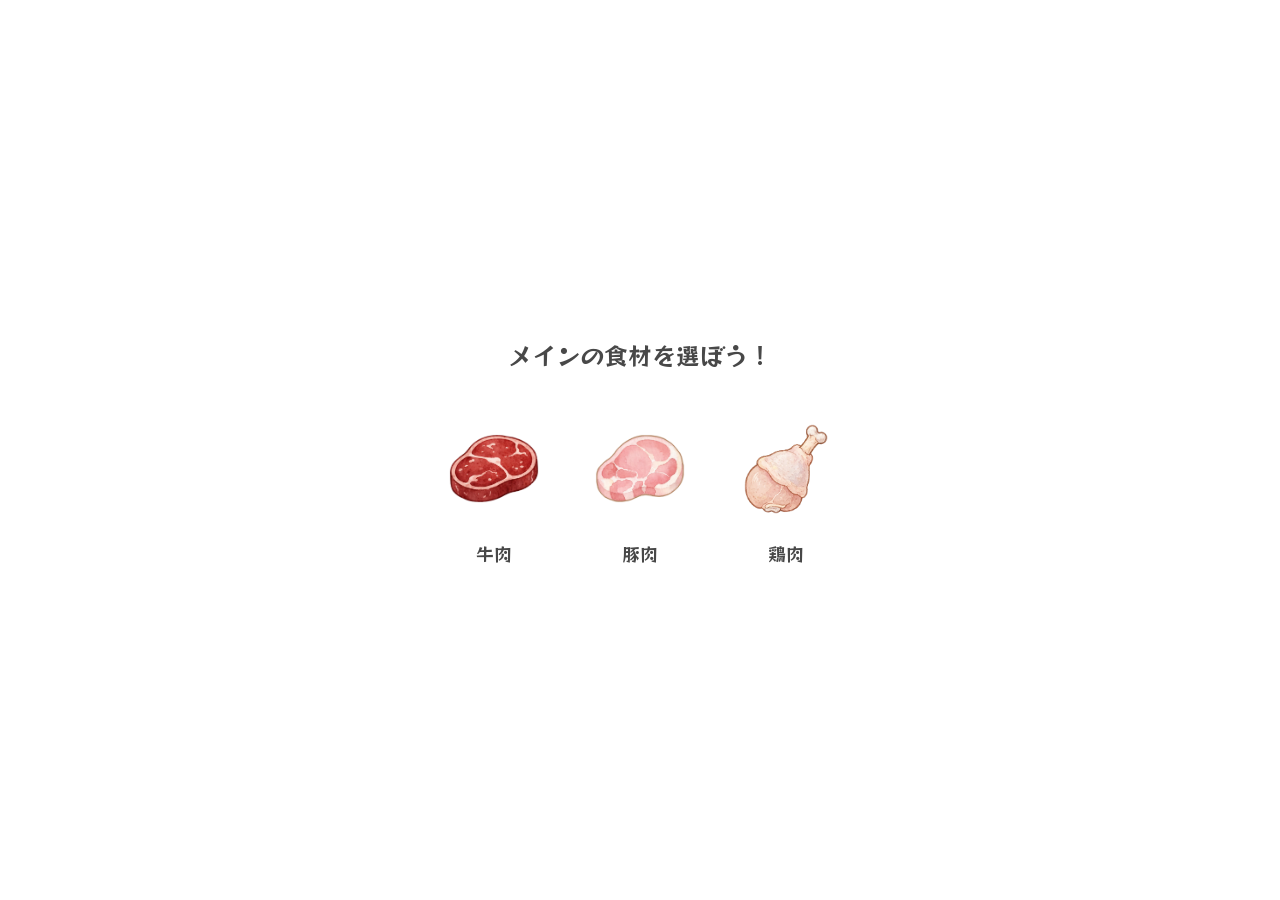
<file: index.html>
<!DOCTYPE html>
<html lang="ja">

<head>
    <meta charset="UTF-8">
    <meta name="viewport" content="width=device-width, initial-scale=1.0">
    <title>今日のばんごはん</title>
    <link rel="preconnect" href="https://fonts.googleapis.com">
    <link rel="preconnect" href="https://fonts.gstatic.com" crossorigin>
    <link href="https://fonts.googleapis.com/css2?family=RocknRoll+One&display=swap" rel="stylesheet">
    <link rel="stylesheet" href="css/dinner.css">
</head>

<body>
    <!-- 背景 -->
    <video class="bg-video" autoplay muted loop playsinline>
        <source src="img/stir-fry-pork-cabbage.mp4" type="video/mp4">
    </video>
    <main class="app">
        <form>
            <!-- 画面1：メイン食材を選ぶ -->
            <section id="step-main" class="screen is-active" aria-labelledby="main-title">
                <fieldset class="card-grid">
                    <legend id="main-title">メインの食材を選ぼう！</legend>
                    <div class="card-list">
                        <label class="food-card">
                            <input type="radio" name="main" value="beef">
                            <div class="food-card__content">
                                <span class="food-card__image img-wrapper">
                                    <img src="img/beef.png" alt="牛肉のイラスト">
                                </span>
                                <span class="food-card__name">牛肉</span>
                            </div>
                        </label>
                        <label class="food-card">
                            <input type="radio" name="main" value="pork">
                            <div class="food-card__content">
                                <span class="food-card__image img-wrapper">
                                    <img src="img/pork.png" alt="豚肉のイラスト">
                                </span>
                                <span class="food-card__name">豚肉</span>
                            </div>
                        </label>
                        <label class="food-card">
                            <input type="radio" name="main" value="chicken">
                            <div class="food-card__content">
                                <span class="food-card__image img-wrapper">
                                    <img src="img/chicken.png" alt="鶏肉のイラスト">
                                </span>
                                <span class="food-card__name">鶏肉</span>
                            </div>
                        </label>
                    </div>
                </fieldset>
            </section>

            <!-- 画面2：組み合わせる食材を選ぶ -->
            <section id="step-sub" class="screen" aria-labelledby="sub-title">
                <fieldset class="card-grid">
                    <legend id="sub-title">何を組み合わせる？</legend>
                    <div class="card-list">
                        <label class="food-card">
                            <input type="radio" name="sub" value="daikon">
                            <div class="food-card__content">
                                <span class="food-card__image img-wrapper">
                                    <img src="img/daikon.png" alt="大根のイラスト">
                                </span>
                                <span class="food-card__name">大根</span>
                            </div>
                        </label>
                        <label class="food-card">
                            <input type="radio" name="sub" value="potato">
                            <div class="food-card__content">
                                <span class="food-card__image img-wrapper">
                                    <img src="img/potato.png" alt="じゃがいものイラスト">
                                </span>
                                <span class="food-card__name">じゃがいも</span>
                            </div>
                        </label>
                        <label class="food-card">
                            <input type="radio" name="sub" value="broccoli">
                            <div class="food-card__content">
                                <span class="food-card__image img-wrapper">
                                    <img src="img/broccoli.png" alt="ブロッコリーのイラスト">
                                </span>
                                <span class="food-card__name">ブロッコリー</span>
                            </div>
                        </label>
                        <label class="food-card">
                            <input type="radio" name="sub" value="cabbage">
                            <div class="food-card__content">
                                <span class="food-card__image img-wrapper">
                                    <img src="img/cabbage.png" alt="キャベツのイラスト">
                                </span>
                                <span class="food-card__name">キャベツ</span>
                            </div>
                        </label>
                        <label class="food-card">
                            <input type="radio" name="sub" value="mushroom">
                            <div class="food-card__content">
                                <span class="food-card__image img-wrapper">
                                    <img src="img/mushroom.png" alt="きのこのイラスト">
                                </span>
                                <span class="food-card__name">きのこ</span>
                            </div>
                        </label>
                        <label class="food-card">
                            <input type="radio" name="sub" value="cheese">
                            <div class="food-card__content">
                                <span class="food-card__image img-wrapper">
                                    <img src="img/cheese.png" alt="チーズのイラスト">
                                </span>
                                <span class="food-card__name">チーズ</span>
                            </div>
                        </label>
                    </div>
                </fieldset>
            </section>
        </form>
        <!-- 画面3：レシピ動画を表示 -->
        <section id="step-result" class="screen" aria-live="polite">
            <div id="result"></div>
            <div class="result-actions">
                <button id="another-recipe" class="btneffect" type="button">他のレシピを見る</button>
                <button id="choose-again" class="btneffect" type="button">選び直す</button>
            </div>
        </section>
    </main>

    <script src="https://ajax.googleapis.com/ajax/libs/jquery/3.6.0/jquery.min.js"></script>
    <script src="js/dinner.js"></script>
</body>

</html>
</file>
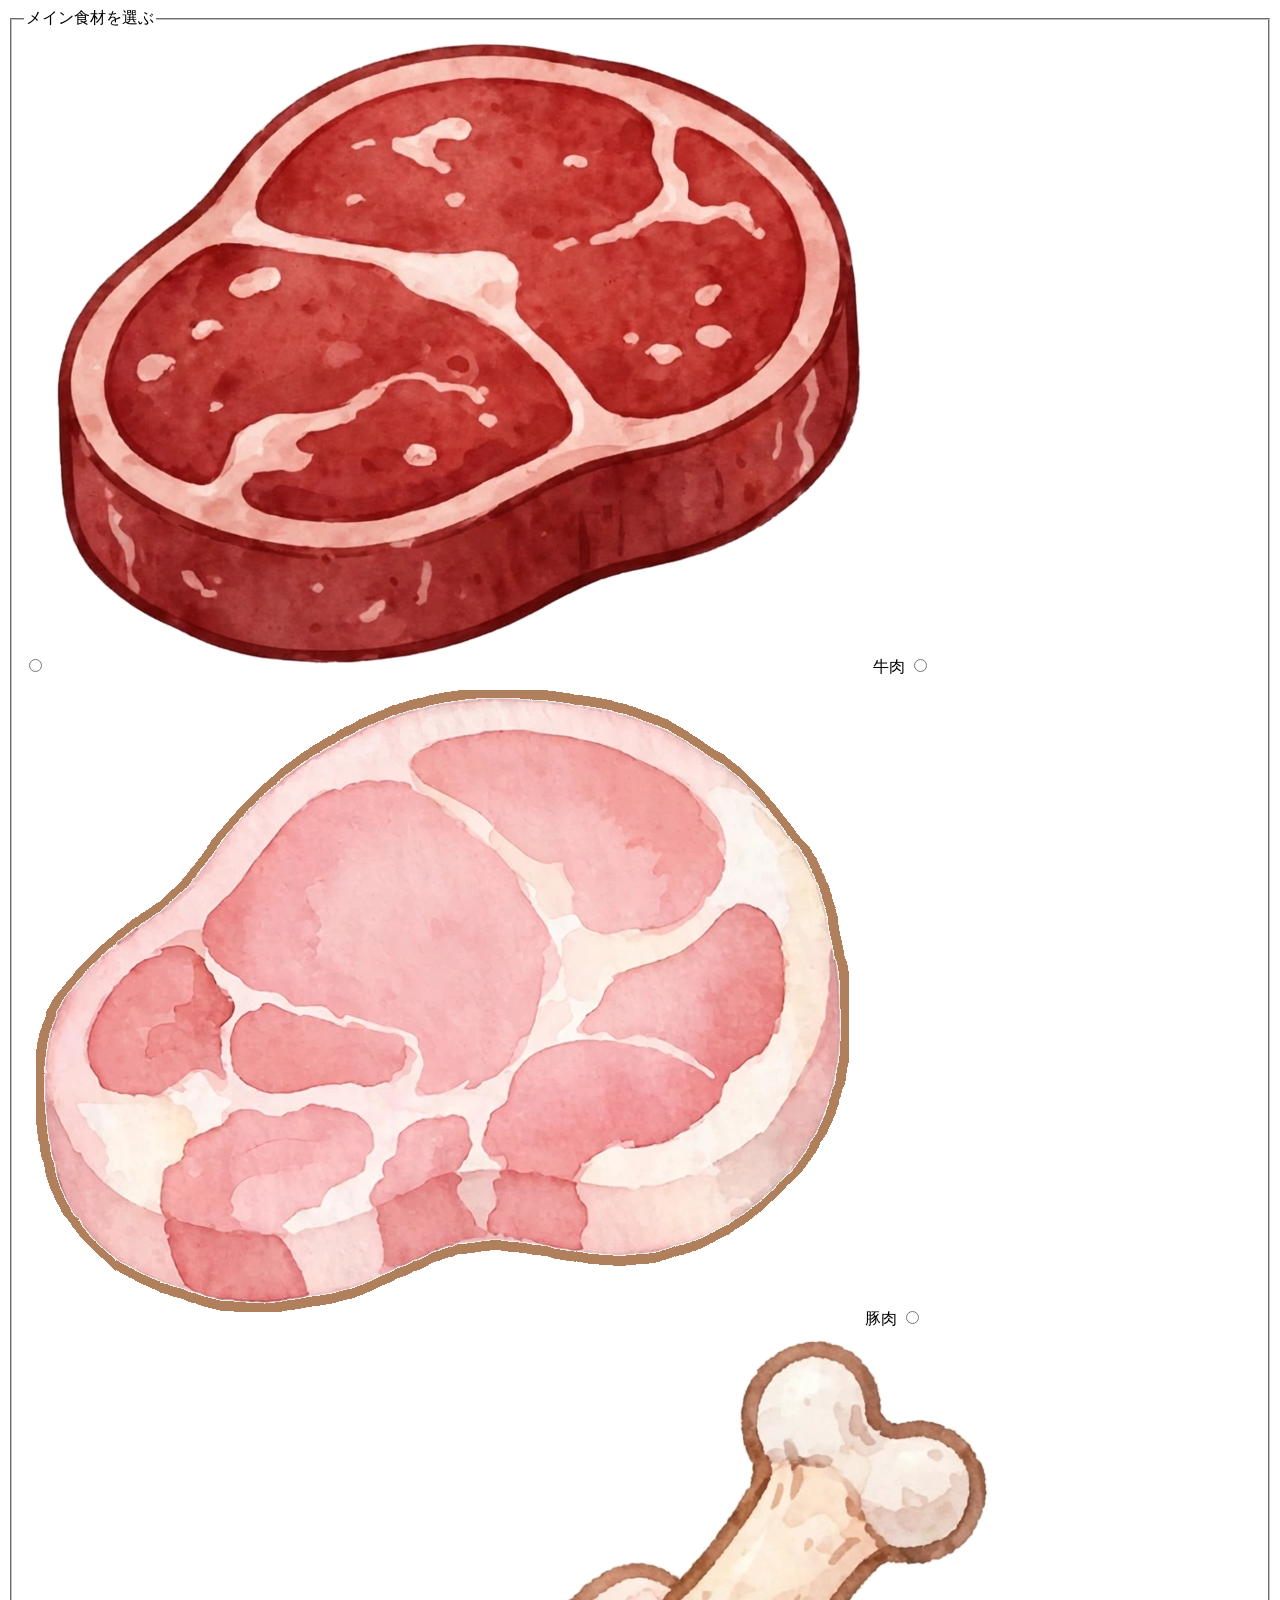
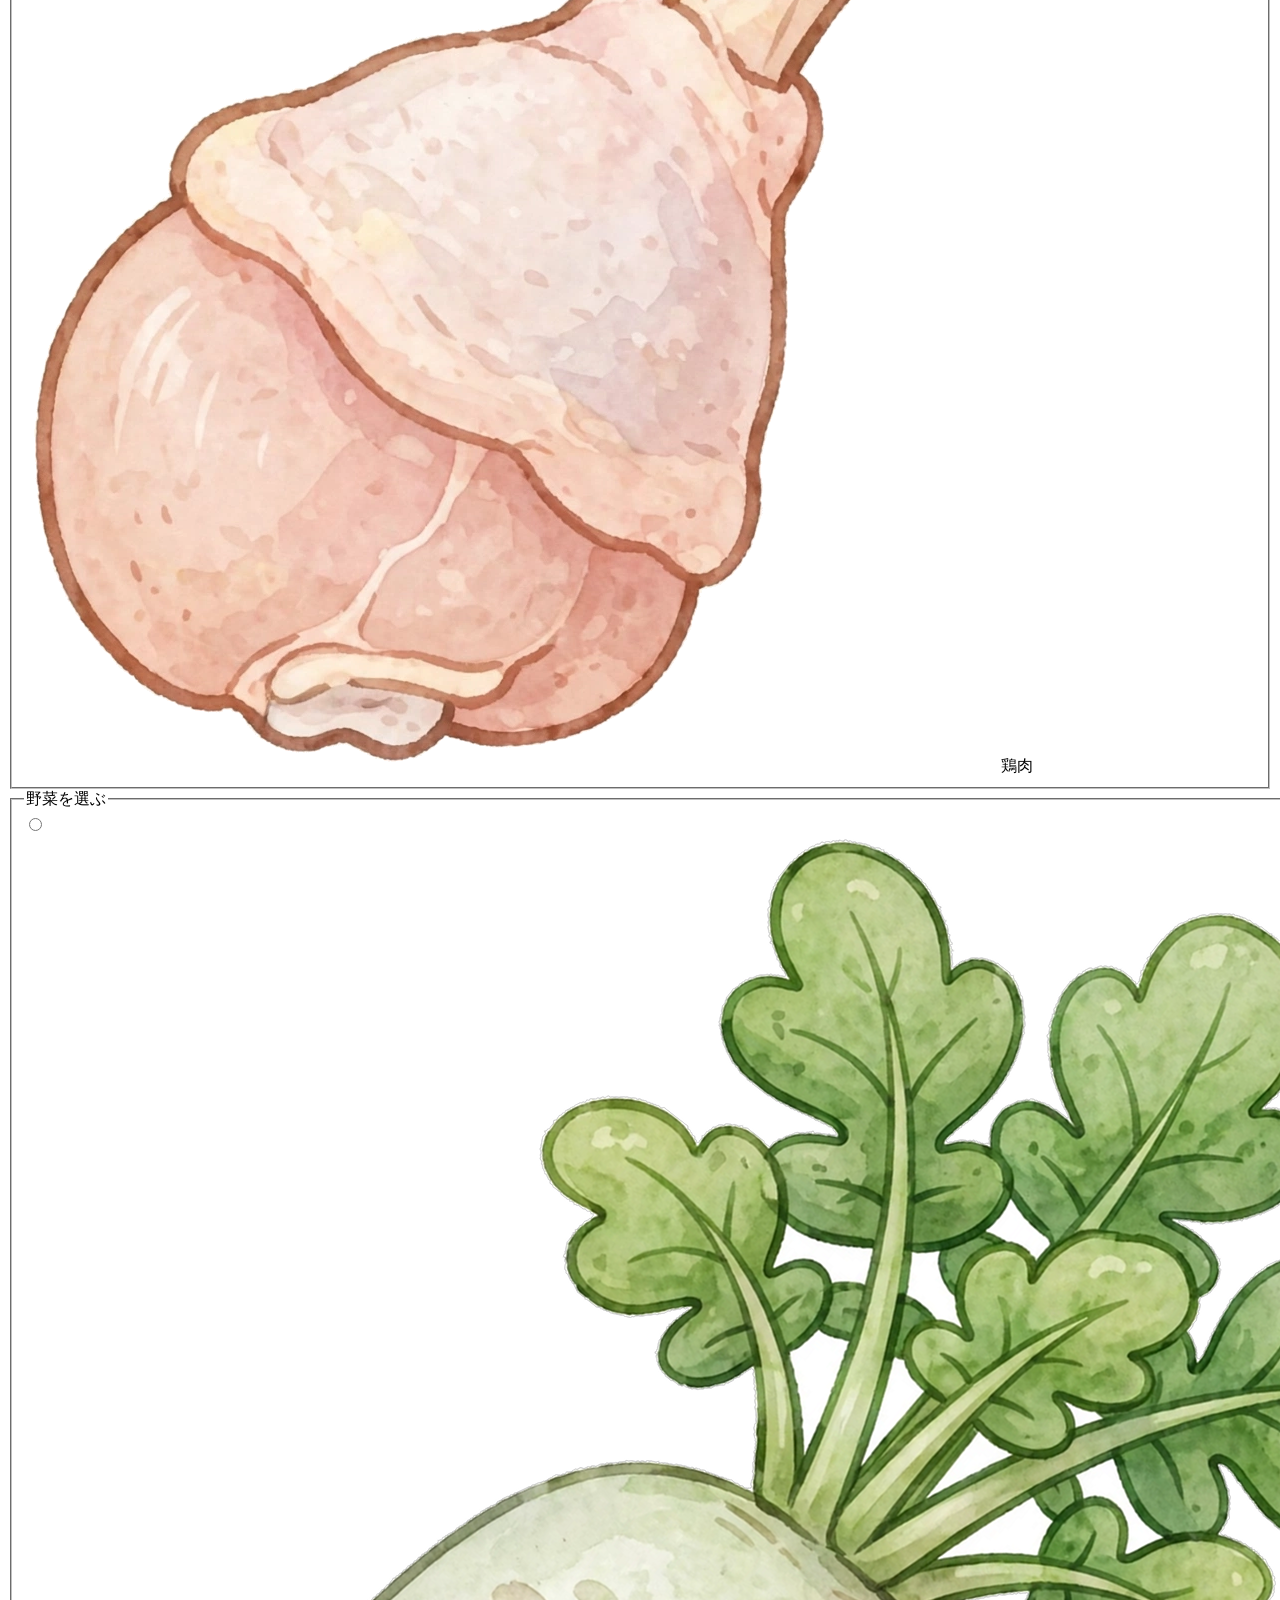
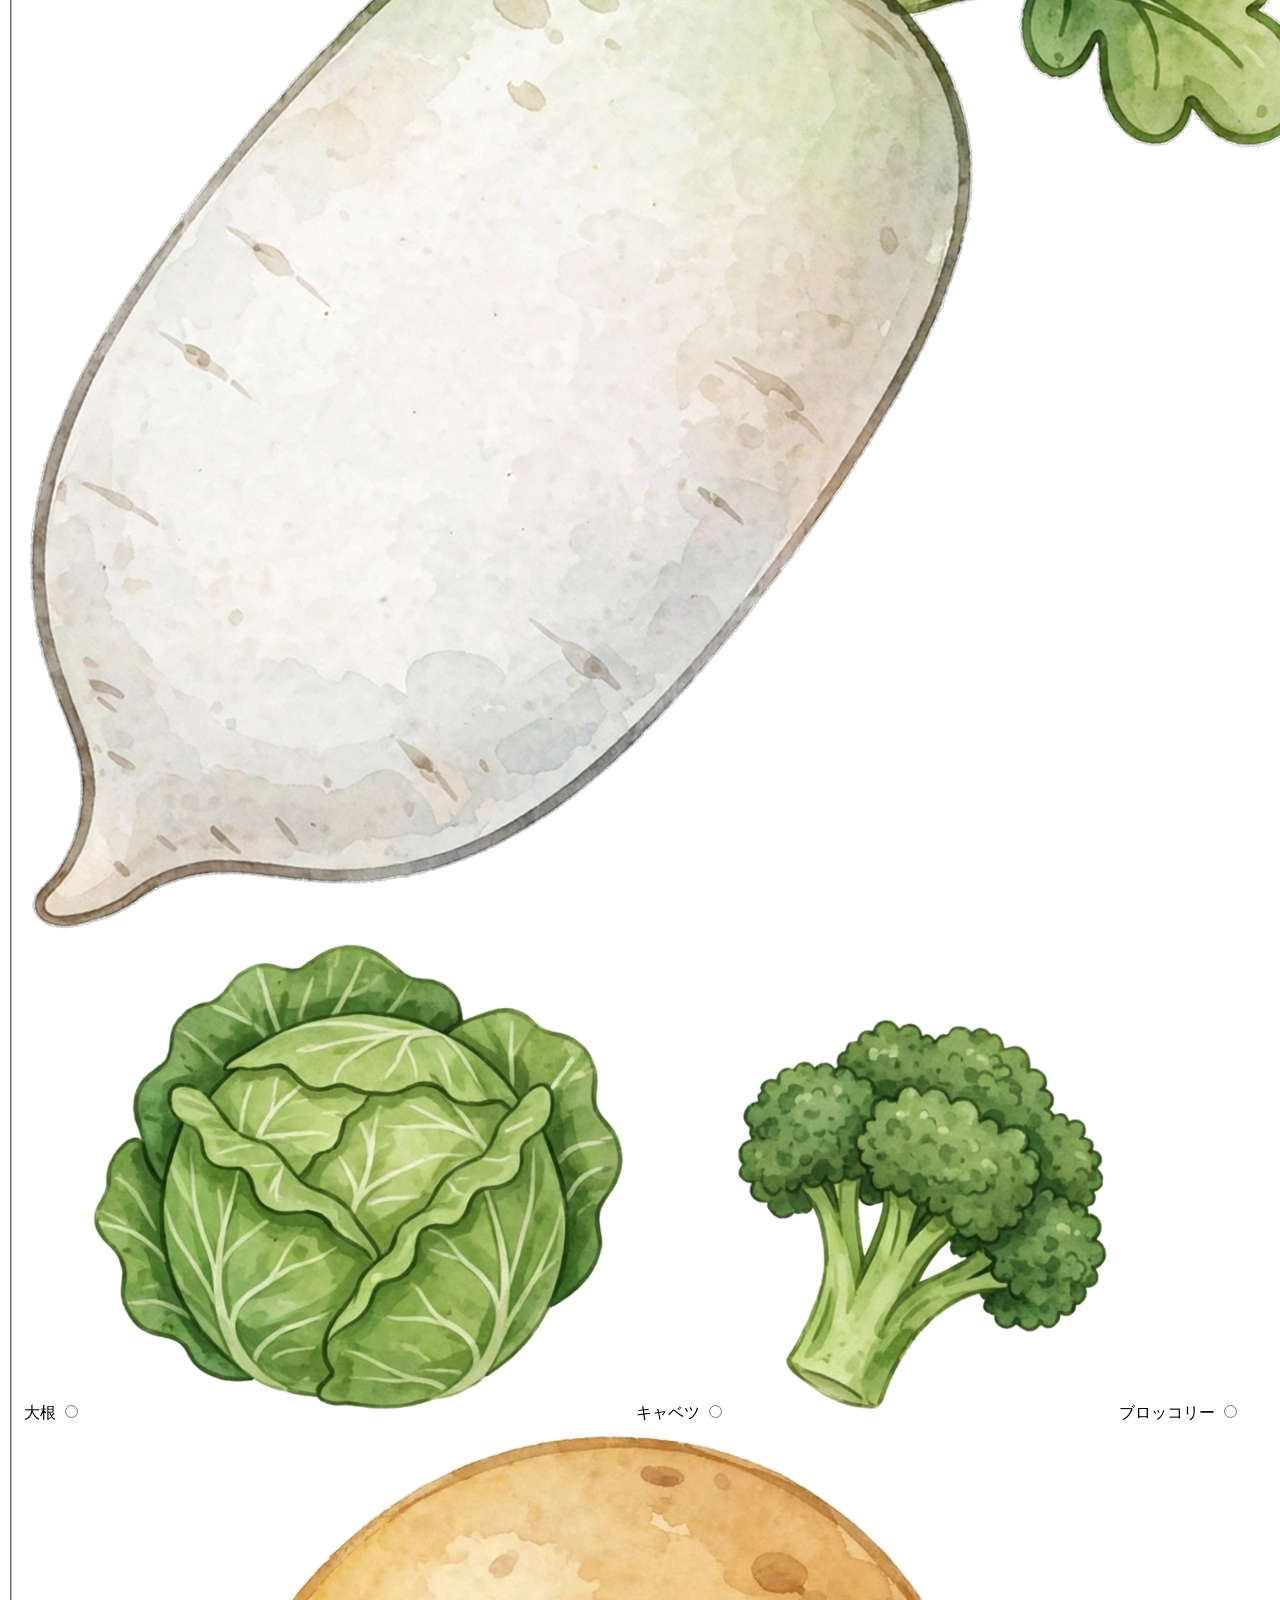
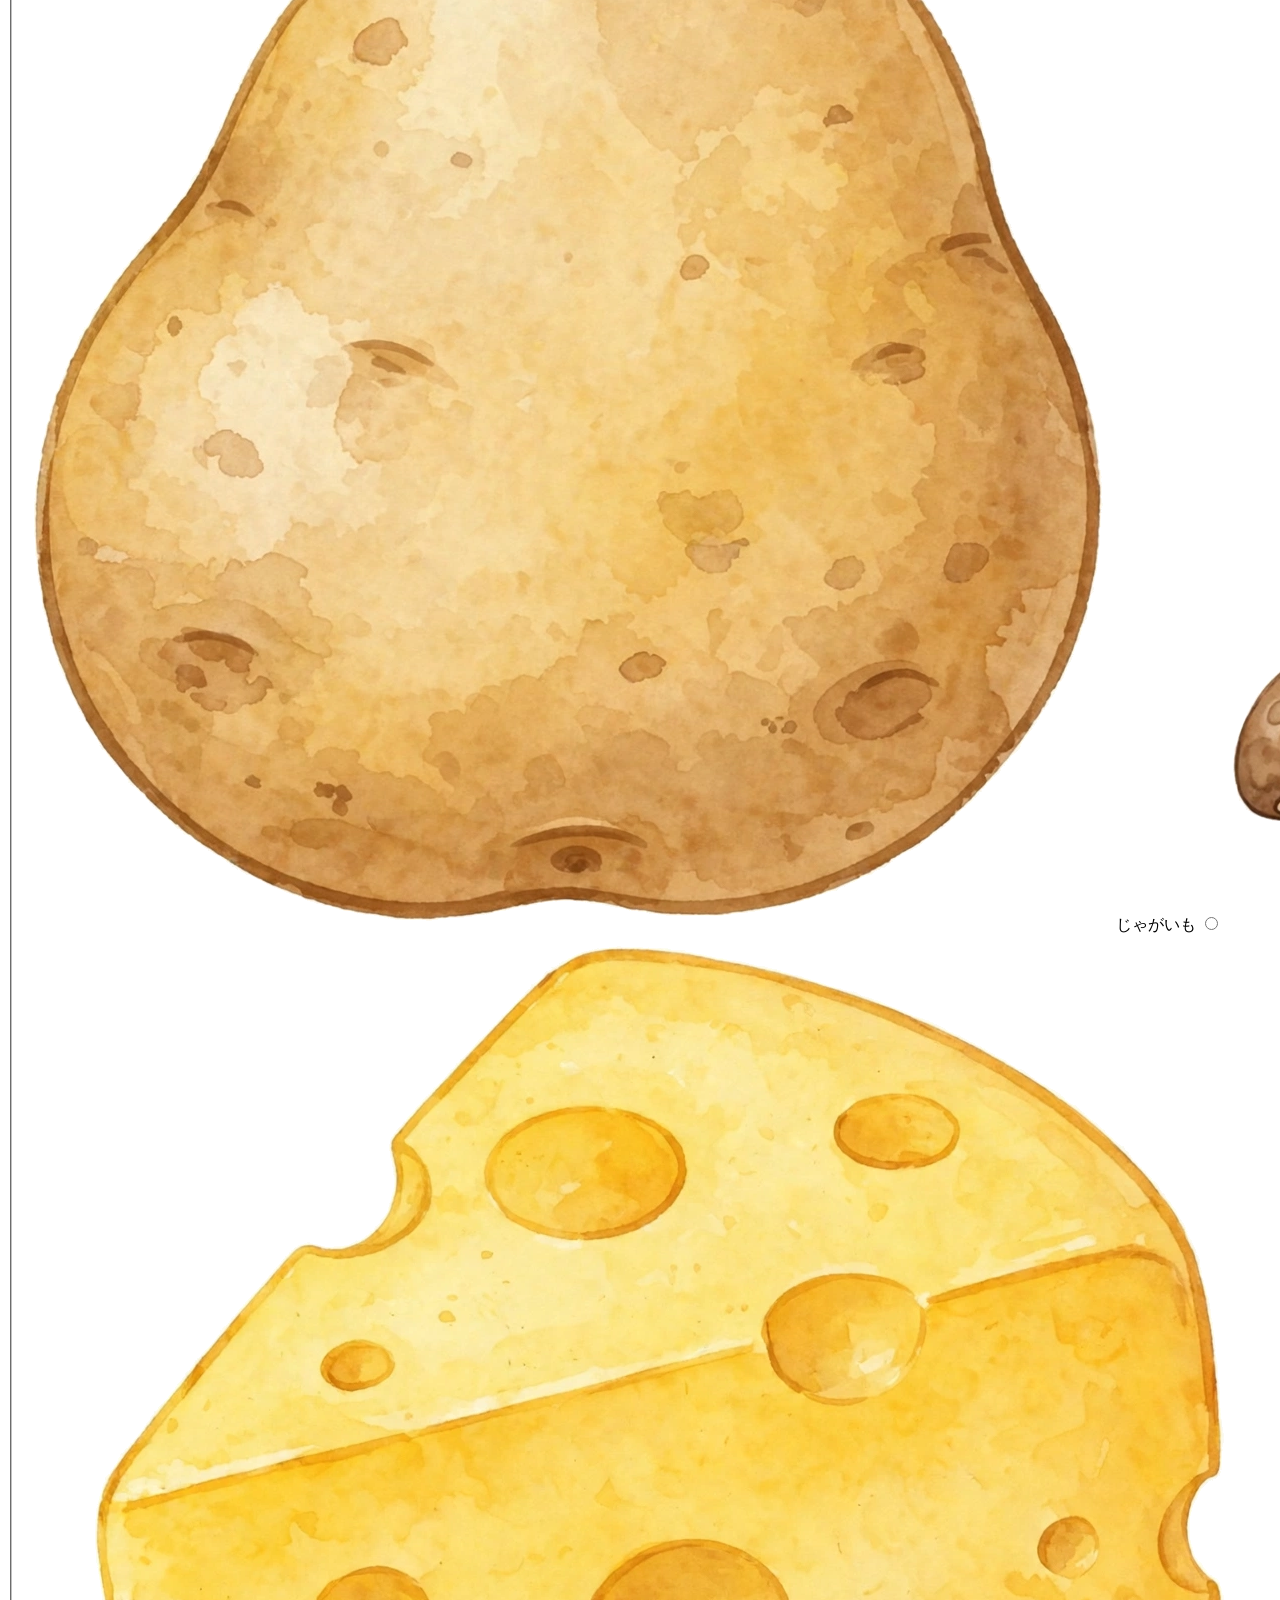
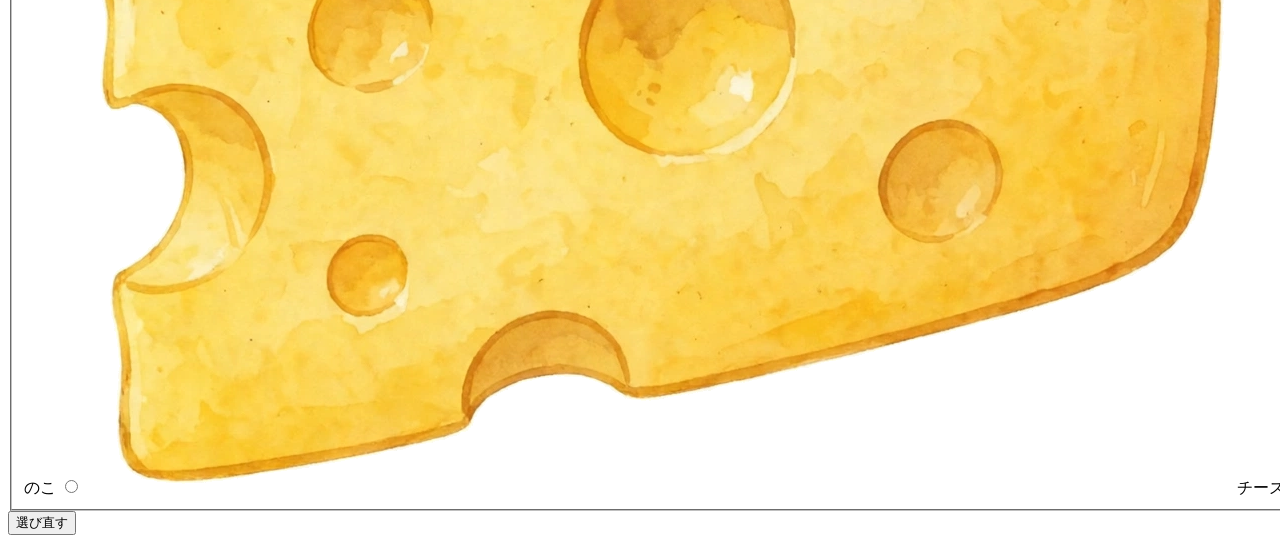
<file: archive.html>
<!DOCTYPE html>
<html lang="en">
<head>
    <meta charset="UTF-8">
    <meta name="viewport" content="width=device-width, initial-scale=1.0">
    <title>Document</title>
</head>
<body>

    <main class="app">
    <!-- 画面1：メインを選択 -->
        <form>
            <section id="step-main" class="screen is-active">
                <fieldset class="sozailist">
                    <legend>メイン食材を選ぶ</legend>
                    <label>
                        <input type="radio" name="main" value="beef">
                        <span class="img-wrapper">
                            <img src="img/beef.png" alt="牛肉のイラスト">
                        </span>
                        <span>牛肉</span>
                    </label>
                    <label>
                        <input type="radio" name="main" value="pork">
                        <span class="img-wrapper">
                            <img src="img/pork.png" alt="豚肉のイラスト">
                        </span>
                        <span>豚肉</span>
                    </label>
                    <label>
                        <input type="radio" name="main" value="chicken">
                        <span class="img-wrapper">
                            <img src="img/chicken.png" alt="鶏肉のイラスト">
                        </span>
                        <span>鶏肉</span>
                    </label>
                </fieldset>
            </section>

            <section id="step-sub" class="screen">
                <fieldset class="sozailist">
                    <legend>野菜を選ぶ</legend>
                    <label>
                        <input type="radio" name="sub" value="daikon">
                        <span class="img-wrapper">
                            <img src="img/daikon.png" alt="大根のイラスト">
                        </span>
                        <span>大根</span>
                    </label>
                    <label>
                        <input type="radio" name="sub" value="cabbage">
                        <span class="img-wrapper">
                            <img src="img/cabbage.png" alt="キャベツのイラスト">
                        </span>
                        <span>キャベツ</span>
                    </label>
                    <label>
                        <input type="radio" name="sub" value="broccoli">
                        <span class="img-wrapper">
                            <img src="img/broccoli.png" alt="ブロッコリーのイラスト">
                        </span>
                        <span>ブロッコリー</span>
                    </label>
                    <label>
                        <input type="radio" name="sub" value="potato">
                        <span class="img-wrapper">
                            <img src="img/potato.png" alt="じゃがいものイラスト">
                        </span>
                        <span>じゃがいも</span>
                    </label>
                    <label>
                        <input type="radio" name="sub" value="mushroom">
                        <span class="img-wrapper">
                            <img src="img/mushroom.png" alt="きのこのイラスト">
                        </span>
                        <span>きのこ</span>
                    </label>
                    <label>
                        <input type="radio" name="sub" value="cheese">
                        <span class="img-wrapper">
                            <img src="img/cheese.png" alt="チーズのイラスト">
                        </span>
                        <span>チーズ</span>
                    </label>
                </fieldset>
            </section>
        </form>
        <section id="step-result" class="screen">
            <!-- iframeはpにはないらないのでdivにする -->
            <div id="result"></div>
            <button id="again" type="button">選び直す</button>
        </section>
    </main>
    
</body>
</html>
</file>
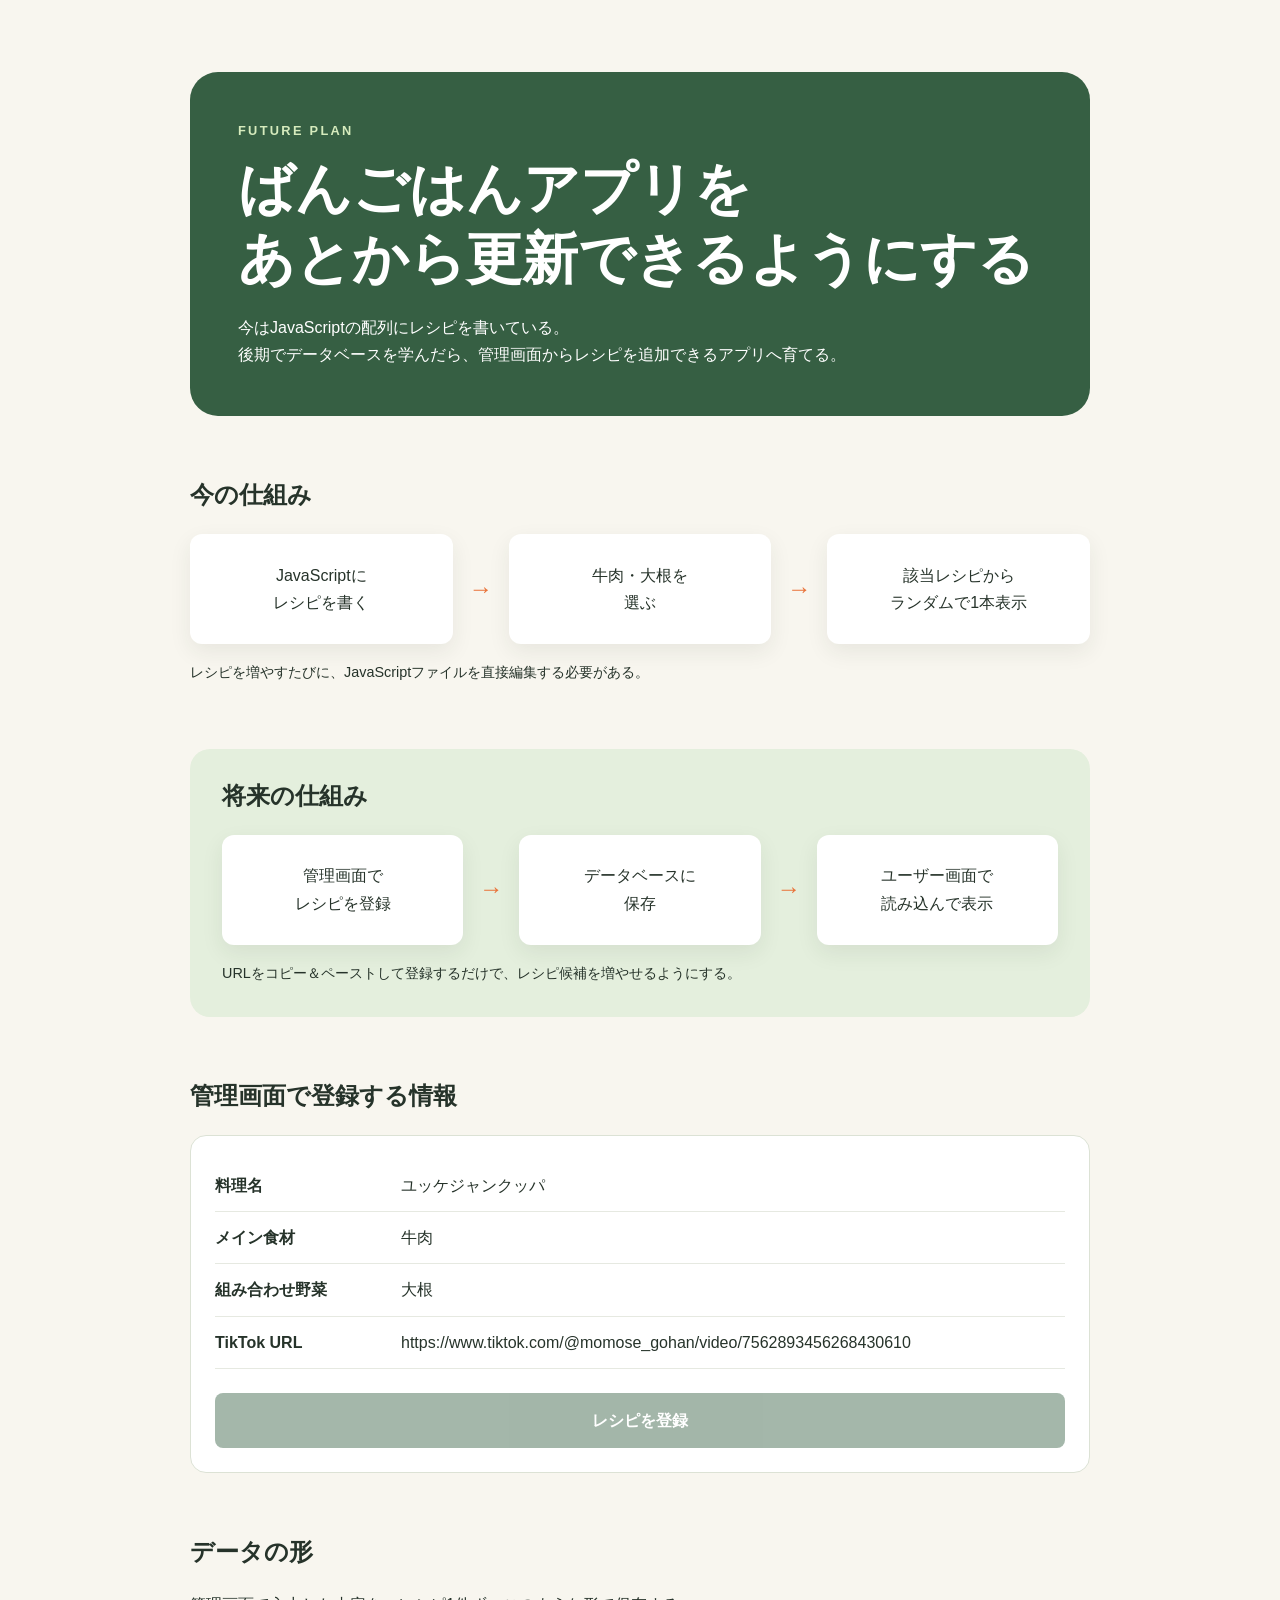
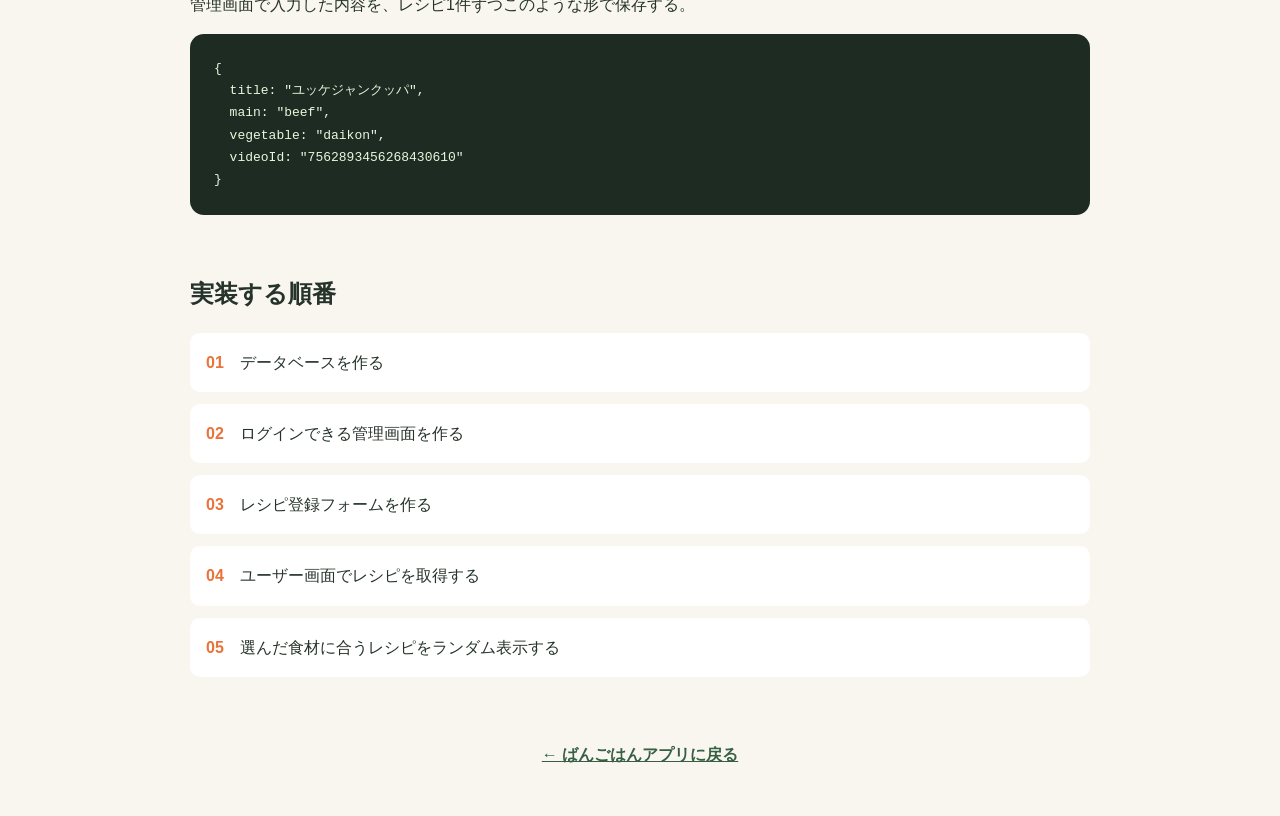
<file: database-roadmap.html>
<!DOCTYPE html>
<html lang="ja">
<head>
  <meta charset="UTF-8">
  <meta name="viewport" content="width=device-width, initial-scale=1.0">
  <title>ばんごはんアプリ｜データベース化ロードマップ</title>
  <link rel="stylesheet" href="css/database-roadmap.css">
</head>
<body>
  <main class="roadmap">
    <header class="hero">
      <p class="eyebrow">FUTURE PLAN</p>
      <h1>ばんごはんアプリを<br>あとから更新できるようにする</h1>
      <p>
        今はJavaScriptの配列にレシピを書いている。<br>
        後期でデータベースを学んだら、管理画面からレシピを追加できるアプリへ育てる。
      </p>
    </header>

    <section class="section">
      <h2>今の仕組み</h2>
      <div class="flow">
        <div class="flow__item">JavaScriptに<br>レシピを書く</div>
        <span aria-hidden="true">→</span>
        <div class="flow__item">牛肉・大根を<br>選ぶ</div>
        <span aria-hidden="true">→</span>
        <div class="flow__item">該当レシピから<br>ランダムで1本表示</div>
      </div>
      <p class="note">レシピを増やすたびに、JavaScriptファイルを直接編集する必要がある。</p>
    </section>

    <section class="section section--accent">
      <h2>将来の仕組み</h2>
      <div class="flow">
        <div class="flow__item">管理画面で<br>レシピを登録</div>
        <span aria-hidden="true">→</span>
        <div class="flow__item">データベースに<br>保存</div>
        <span aria-hidden="true">→</span>
        <div class="flow__item">ユーザー画面で<br>読み込んで表示</div>
      </div>
      <p class="note">URLをコピー＆ペーストして登録するだけで、レシピ候補を増やせるようにする。</p>
    </section>

    <section class="section">
      <h2>管理画面で登録する情報</h2>
      <div class="admin-card">
        <dl>
          <div>
            <dt>料理名</dt>
            <dd>ユッケジャンクッパ</dd>
          </div>
          <div>
            <dt>メイン食材</dt>
            <dd>牛肉</dd>
          </div>
          <div>
            <dt>組み合わせ野菜</dt>
            <dd>大根</dd>
          </div>
          <div>
            <dt>TikTok URL</dt>
            <dd>https://www.tiktok.com/@momose_gohan/video/7562893456268430610</dd>
          </div>
        </dl>
        <button type="button" disabled>レシピを登録</button>
      </div>
    </section>

    <section class="section">
      <h2>データの形</h2>
      <p>管理画面で入力した内容を、レシピ1件ずつこのような形で保存する。</p>
      <pre><code>{
  title: "ユッケジャンクッパ",
  main: "beef",
  vegetable: "daikon",
  videoId: "7562893456268430610"
}</code></pre>
    </section>

    <section class="section">
      <h2>実装する順番</h2>
      <ol class="steps">
        <li><span>01</span>データベースを作る</li>
        <li><span>02</span>ログインできる管理画面を作る</li>
        <li><span>03</span>レシピ登録フォームを作る</li>
        <li><span>04</span>ユーザー画面でレシピを取得する</li>
        <li><span>05</span>選んだ食材に合うレシピをランダム表示する</li>
      </ol>
    </section>

    <footer>
      <a href="dinner.html">← ばんごはんアプリに戻る</a>
    </footer>
  </main>
</body>
</html>
</file>
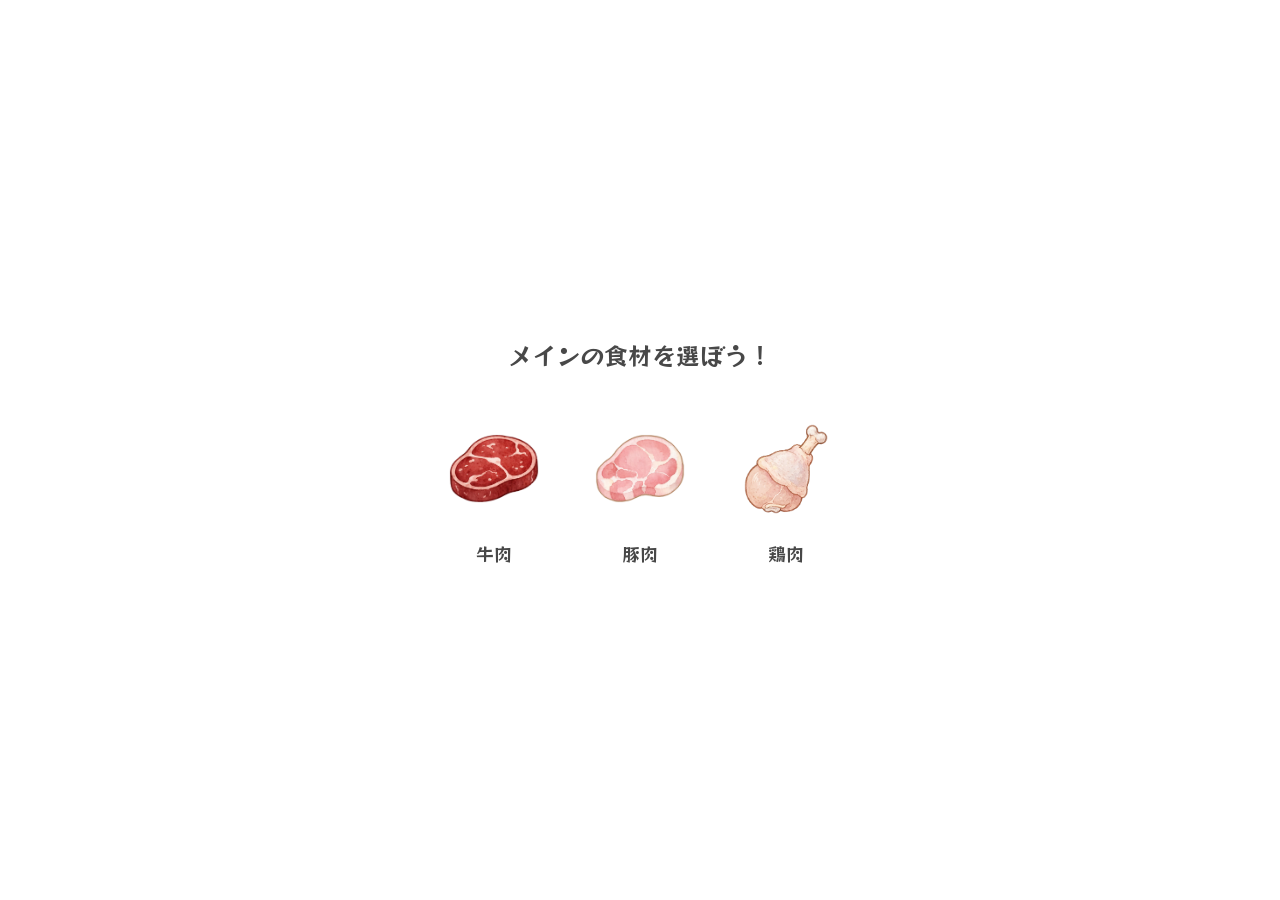
<file: dinner.html>
<!DOCTYPE html>
<html lang="ja">

<head>
    <meta charset="UTF-8">
    <meta name="viewport" content="width=device-width, initial-scale=1.0">
    <title>今日のばんごはん</title>
    <link rel="preconnect" href="https://fonts.googleapis.com">
    <link rel="preconnect" href="https://fonts.gstatic.com" crossorigin>
    <link href="https://fonts.googleapis.com/css2?family=RocknRoll+One&display=swap" rel="stylesheet">
    <link rel="stylesheet" href="css/dinner.css">
</head>

<body>
    <!-- 背景 -->
    <video class="bg-video" autoplay muted loop playsinline>
    <source src="img/stir-fry-pork-cabbage.mp4" type="video/mp4">
  </video>
    <main class="app">
        <form>
            <!-- 画面1：メイン食材を選ぶ -->
            <section id="step-main" class="screen is-active" aria-labelledby="main-title">
                <fieldset class="card-grid">
                    <legend id="main-title">メインの食材を選ぼう！</legend>
                    <div class="card-list">
                        <label class="food-card">
                            <input type="radio" name="main" value="beef">
                            <div class="food-card__content">
                                <span class="food-card__image img-wrapper">
                                    <img src="img/beef.png" alt="牛肉のイラスト">
                                </span>
                                <span class="food-card__name">牛肉</span>
                            </div>
                        </label>
                        <label class="food-card">
                            <input type="radio" name="main" value="pork">
                            <div class="food-card__content">
                                <span class="food-card__image img-wrapper">
                                    <img src="img/pork.png" alt="豚肉のイラスト">
                                </span>
                                <span class="food-card__name">豚肉</span>
                            </div>
                        </label>
                        <label class="food-card">
                            <input type="radio" name="main" value="chicken">
                            <div class="food-card__content">
                                <span class="food-card__image img-wrapper">
                                    <img src="img/chicken.png" alt="鶏肉のイラスト">
                                </span>
                                <span class="food-card__name">鶏肉</span>
                            </div>
                        </label>
                    </div>
                </fieldset>
            </section>

            <!-- 画面2：組み合わせる食材を選ぶ -->
            <section id="step-sub" class="screen" aria-labelledby="sub-title">
                <fieldset class="card-grid">
                    <legend id="sub-title">何を組み合わせる？</legend>
                    <div class="card-list">
                        <label class="food-card">
                            <input type="radio" name="sub" value="daikon">
                            <div class="food-card__content">
                                <span class="food-card__image img-wrapper">
                                    <img src="img/daikon.png" alt="大根のイラスト">
                                </span>
                                <span class="food-card__name">大根</span>
                            </div>
                        </label>
                        <label class="food-card">
                            <input type="radio" name="sub" value="potato">
                            <div class="food-card__content">
                                <span class="food-card__image img-wrapper">
                                    <img src="img/potato.png" alt="じゃがいものイラスト">
                                </span>
                                <span class="food-card__name">じゃがいも</span>
                            </div>
                        </label>
                        <label class="food-card">
                            <input type="radio" name="sub" value="broccoli">
                            <div class="food-card__content">
                                <span class="food-card__image img-wrapper">
                                    <img src="img/broccoli.png" alt="ブロッコリーのイラスト">
                                </span>
                                <span class="food-card__name">ブロッコリー</span>
                            </div>
                        </label>
                        <label class="food-card">
                            <input type="radio" name="sub" value="cabbage">
                            <div class="food-card__content">
                                <span class="food-card__image img-wrapper">
                                    <img src="img/cabbage.png" alt="キャベツのイラスト">
                                </span>
                                <span class="food-card__name">キャベツ</span>
                            </div>
                        </label>
                        <label class="food-card">
                            <input type="radio" name="sub" value="mushroom">
                            <div class="food-card__content">
                                <span class="food-card__image img-wrapper">
                                    <img src="img/mushroom.png" alt="きのこのイラスト">
                                </span>
                                <span class="food-card__name">きのこ</span>
                            </div>
                        </label>
                        <label class="food-card">
                            <input type="radio" name="sub" value="cheese">
                            <div class="food-card__content">
                                <span class="food-card__image img-wrapper">
                                    <img src="img/cheese.png" alt="チーズのイラスト">
                                </span>
                                <span class="food-card__name">チーズ</span>
                            </div>
                        </label>
                    </div>
                </fieldset>
            </section>
        </form>
        <!-- 画面3：レシピ動画を表示 -->
        <section id="step-result" class="screen" aria-live="polite">
            <div id="result"></div>
            <div class="result-actions">
                <button id="another-recipe" class="btneffect" type="button">他のレシピを見る</button>
                <button id="choose-again" class="btneffect" type="button">選び直す</button>
            </div>
        </section>
    </main>

    <script src="https://ajax.googleapis.com/ajax/libs/jquery/3.6.0/jquery.min.js"></script>
    <script src="js/dinner.js"></script>
</body>

</html>
</file>
<file: css/dinner.css>
body {
  background-color: #ffffff;
  margin: 0;
  font-family: "RocknRoll One", sans-serif;
  color: #484848;
}

.app {
  width: min(100%, 460px);
  min-height: 100svh;
  margin-inline: auto;
  background-color: rgba(255, 255, 255, 0.8);
}
.screen {
  display: none;
}
/* 表示エリアのコンテンツエリアの中央寄せ */
.screen.is-active {
  display: flex;
  flex-direction: column;
  align-items: center;
  justify-content: center;
  min-height: 100svh;
}
.card-list {
  display: flex;
  flex-wrap: wrap;
  justify-content: center;
  gap: 16px;
}
/* --------------------------------------------背景 */
.bg-video {
  position: fixed;
  inset: 0;
  z-index: -1;

  width: 100%;
  height: 100%;
  object-fit: cover;
}
/* --------------------------------------------ラジオボタン */
fieldset input {
  position: absolute;
  opacity: 0;
}
.card-grid {
  margin: 0;
  padding: 0;
  border: none;
  display: flex;
  flex-direction: column;
}
fieldset input:checked + .food-card__content .img-wrapper {
  border-color: #bb0701;
}

/* --------------------------------------------素材カード */
.img-wrapper {
  display: flex;
  width: 130px;
  height: 130px;
  box-sizing: border-box;
  align-items: center;
  justify-content: center;
  border: 4px solid transparent;
  border-radius: 1000px;
  padding: 16px;
  transition: border-color 180ms ease;
}
.img-wrapper img {
  display: block;
  width: 100%;
  height: 100%;
  object-fit: contain;
}
/* カードと素材名（テキスト） */
.food-card__content {
  display: flex;
  flex-direction: column;
  align-items: center;
  gap: 8px;
  text-align: center;
  transition: transform 180ms ease;
}
/* 素材名（テキスト） */
.food-card__name {
  color: #484848;
  font-size: 18px;
  font-weight: 500;
  line-height: 22px;
}
legend {
  font-size: 24px;
  text-align: center;
  margin-bottom: 32px;
}
/* --------------------------------------------動画 */
#result {
  width: 100%;
}
#result h2 {
  color: #484848;
  font-size: 18px;
  text-align: center;
  font-weight: 400;
  margin: 0 auto 8px;
}

#result iframe {
  display: block;
  width: 80%;
  aspect-ratio: 9 / 16;
  height: auto;
  border: 0;
  margin: auto;
}

.result-actions {
  display: flex;
  gap: 18px;
  justify-content: center;
}
/* --------------------------------------------ボタンのインタラクション */

.btneffect {
  --button-color:green;

  padding: 8px 32px;
  border: 2px solid var(--button-color);
  border-radius: 16px;
  background-color: #fff;
  color: var(--button-color);
  font-size: 16px;
  margin-top: 12px;

  transition:
    box-shadow 300ms ease-in-out,
    color 300ms ease-in-out;
}

.btneffect:hover {
  box-shadow: 0 0 40px 40px var(--button-color) inset;
  color: #fff;
}

.btneffect:disabled {
  cursor: not-allowed;
  opacity: 0.4;
}

.btneffect:disabled:hover {
  box-shadow: none;
  color: var(--button-color);
}

/* --------------------------------------------カードのインタラクション */
.food-card {
  cursor: pointer;
}

/* PC：マウスを重ねたとき */
@media (hover: hover) {
  .food-card:hover .img-wrapper {
    border-color: green;
  }
}

/* PCクリック中・スマホのタップ中 */
.food-card:active .food-card__content {
  transform: scale(0.96);
}

.food-card:active .img-wrapper {
  border-color: #bb0701;
}
</file>
<file: css/database-roadmap.css>
:root {
  --ink: #26332a;
  --green: #365f43;
  --cream: #f8f6ef;
  --orange: #e9733a;
}

* {
  box-sizing: border-box;
}

body {
  margin: 0;
  color: var(--ink);
  background: var(--cream);
  font-family: -apple-system, BlinkMacSystemFont, "Hiragino Sans", "Noto Sans JP", sans-serif;
  line-height: 1.7;
}

.roadmap {
  width: min(100% - 32px, 900px);
  margin: 0 auto;
  padding-block: 72px 48px;
}

.hero {
  padding: 48px;
  color: #fff;
  background: var(--green);
  border-radius: 28px;
}

.eyebrow {
  margin: 0;
  color: #d6ebbd;
  font-size: 0.8rem;
  font-weight: 700;
  letter-spacing: 0.18em;
}

h1,
h2 {
  line-height: 1.25;
}

h1 {
  margin: 12px 0 20px;
  font-size: clamp(2rem, 5vw, 3.5rem);
}

.hero p:last-child {
  margin-bottom: 0;
}

.section {
  margin-top: 64px;
}

h2 {
  margin: 0 0 24px;
  font-size: 1.5rem;
}

.section--accent {
  padding: 32px;
  background: #e4efdd;
  border-radius: 20px;
}

.flow {
  display: flex;
  align-items: stretch;
  gap: 16px;
}

.flow > span {
  display: grid;
  place-items: center;
  color: var(--orange);
  font-size: 1.5rem;
  font-weight: 700;
}

.flow__item {
  display: grid;
  flex: 1;
  min-height: 110px;
  padding: 16px;
  place-items: center;
  text-align: center;
  background: #fff;
  border-radius: 12px;
  box-shadow: 0 8px 22px rgb(38 51 42 / 8%);
}

.note {
  margin: 16px 0 0;
  font-size: 0.9rem;
}

.admin-card {
  padding: 24px;
  background: #fff;
  border: 1px solid #dce2d5;
  border-radius: 16px;
}

.admin-card dl {
  margin: 0;
}

.admin-card dl > div {
  display: grid;
  grid-template-columns: 170px 1fr;
  gap: 16px;
  padding-block: 12px;
  border-bottom: 1px solid #e6e9e1;
}

.admin-card dt {
  font-weight: 700;
}

.admin-card dd {
  margin: 0;
  overflow-wrap: anywhere;
}

button {
  width: 100%;
  margin-top: 24px;
  padding: 14px;
  color: #fff;
  font: inherit;
  font-weight: 700;
  background: var(--green);
  border: 0;
  border-radius: 8px;
  opacity: 0.45;
}

pre {
  margin: 16px 0 0;
  padding: 24px;
  overflow-x: auto;
  color: #eaf7dc;
  background: #1e2b23;
  border-radius: 14px;
}

.steps {
  display: grid;
  gap: 12px;
  padding: 0;
  list-style: none;
  counter-reset: step;
}

.steps li {
  display: flex;
  gap: 16px;
  align-items: center;
  padding: 16px;
  background: #fff;
  border-radius: 10px;
}

.steps span {
  color: var(--orange);
  font-weight: 700;
}

footer {
  margin-top: 64px;
  text-align: center;
}

a {
  color: var(--green);
  font-weight: 700;
}

@media (max-width: 600px) {
  .roadmap {
    padding-block: 24px 32px;
  }

  .hero,
  .section--accent {
    padding: 28px 20px;
  }

  .section {
    margin-top: 48px;
  }

  .flow {
    flex-direction: column;
  }

  .flow > span {
    transform: rotate(90deg);
  }

  .admin-card dl > div {
    grid-template-columns: 1fr;
    gap: 2px;
  }
}
</file>
